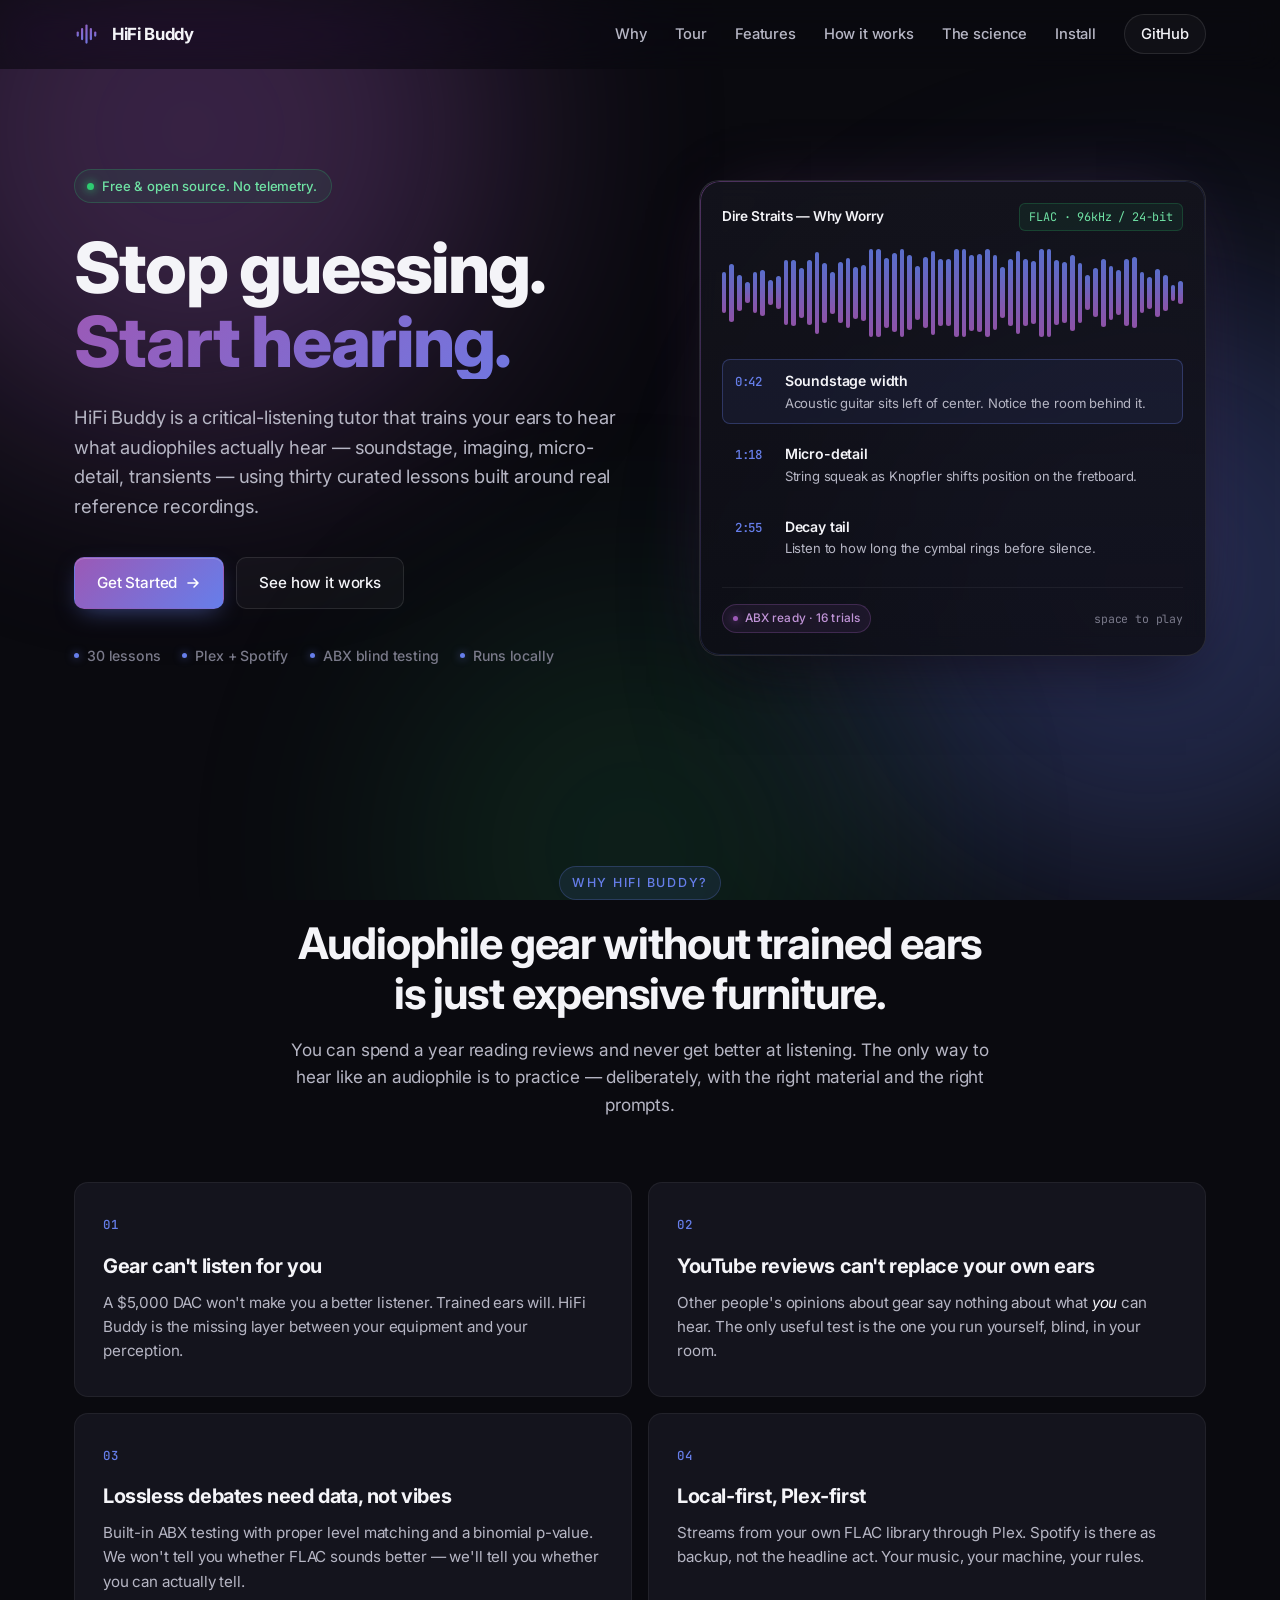
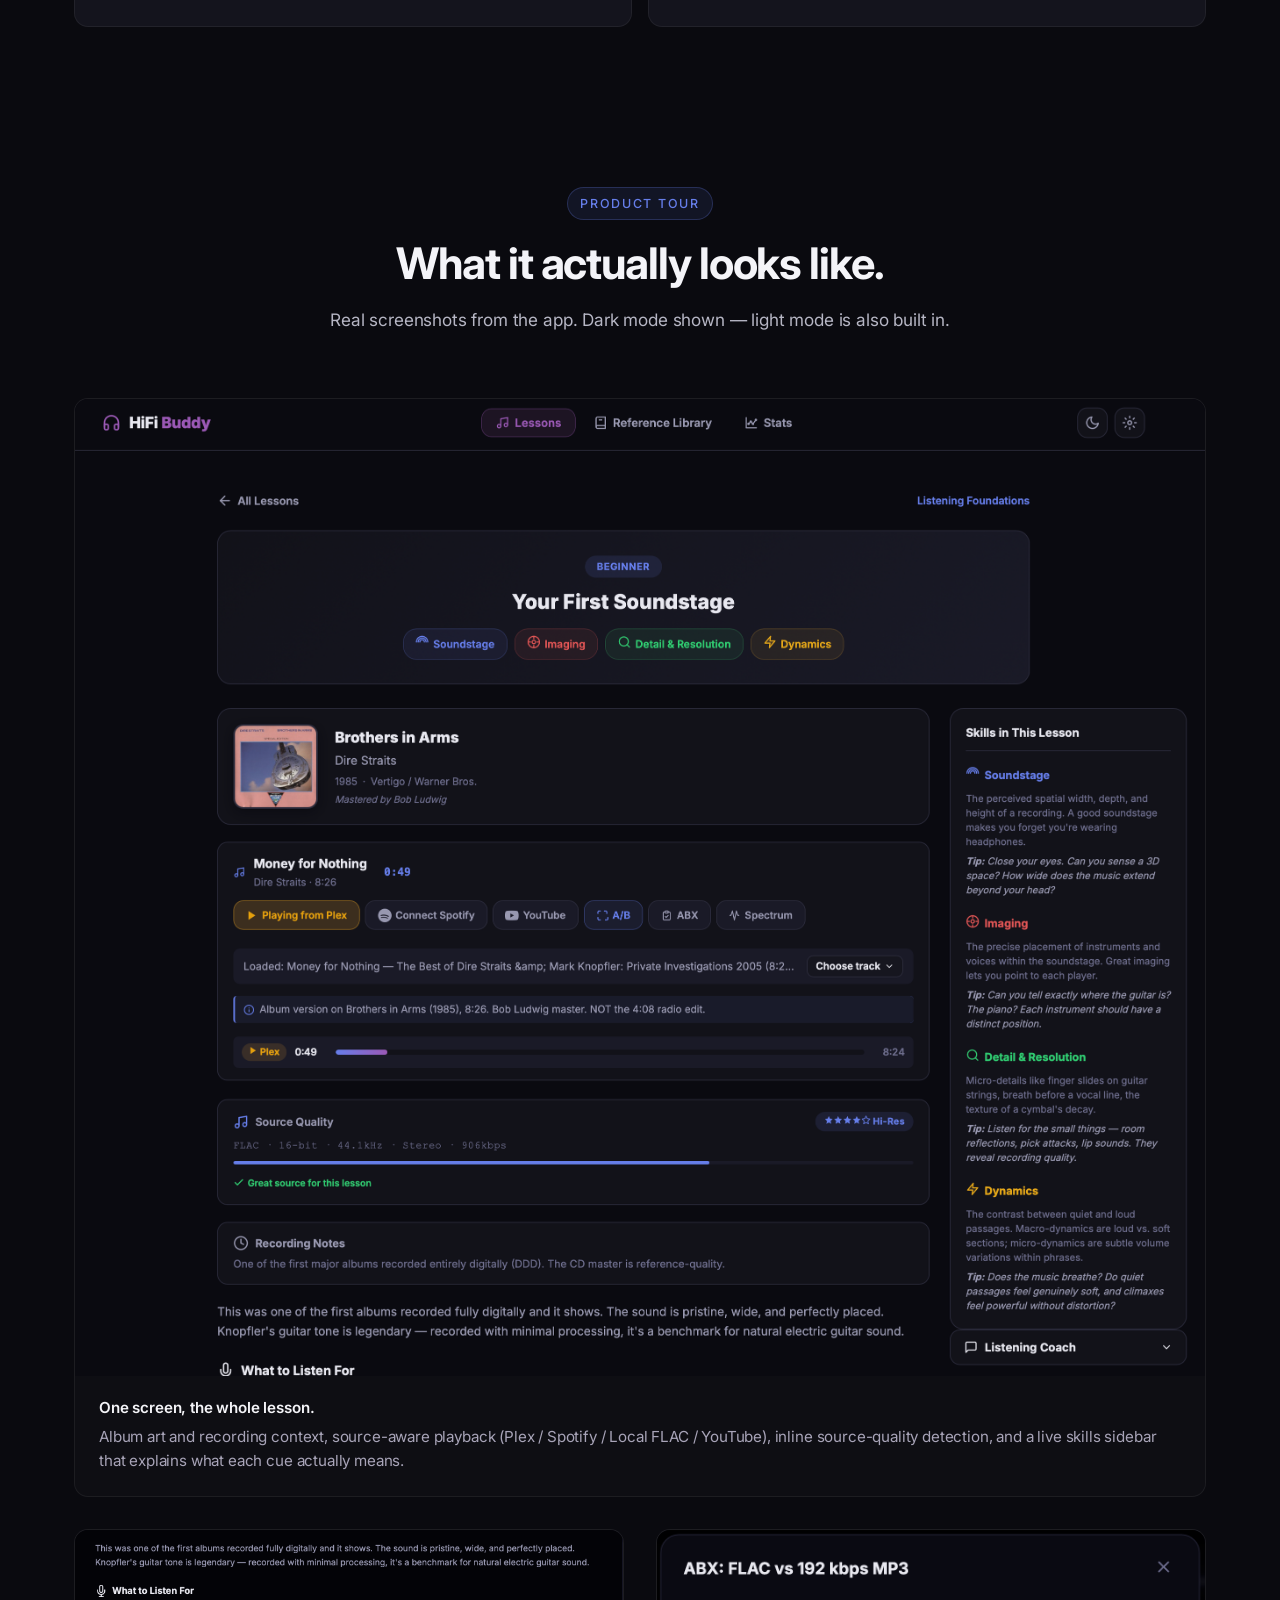
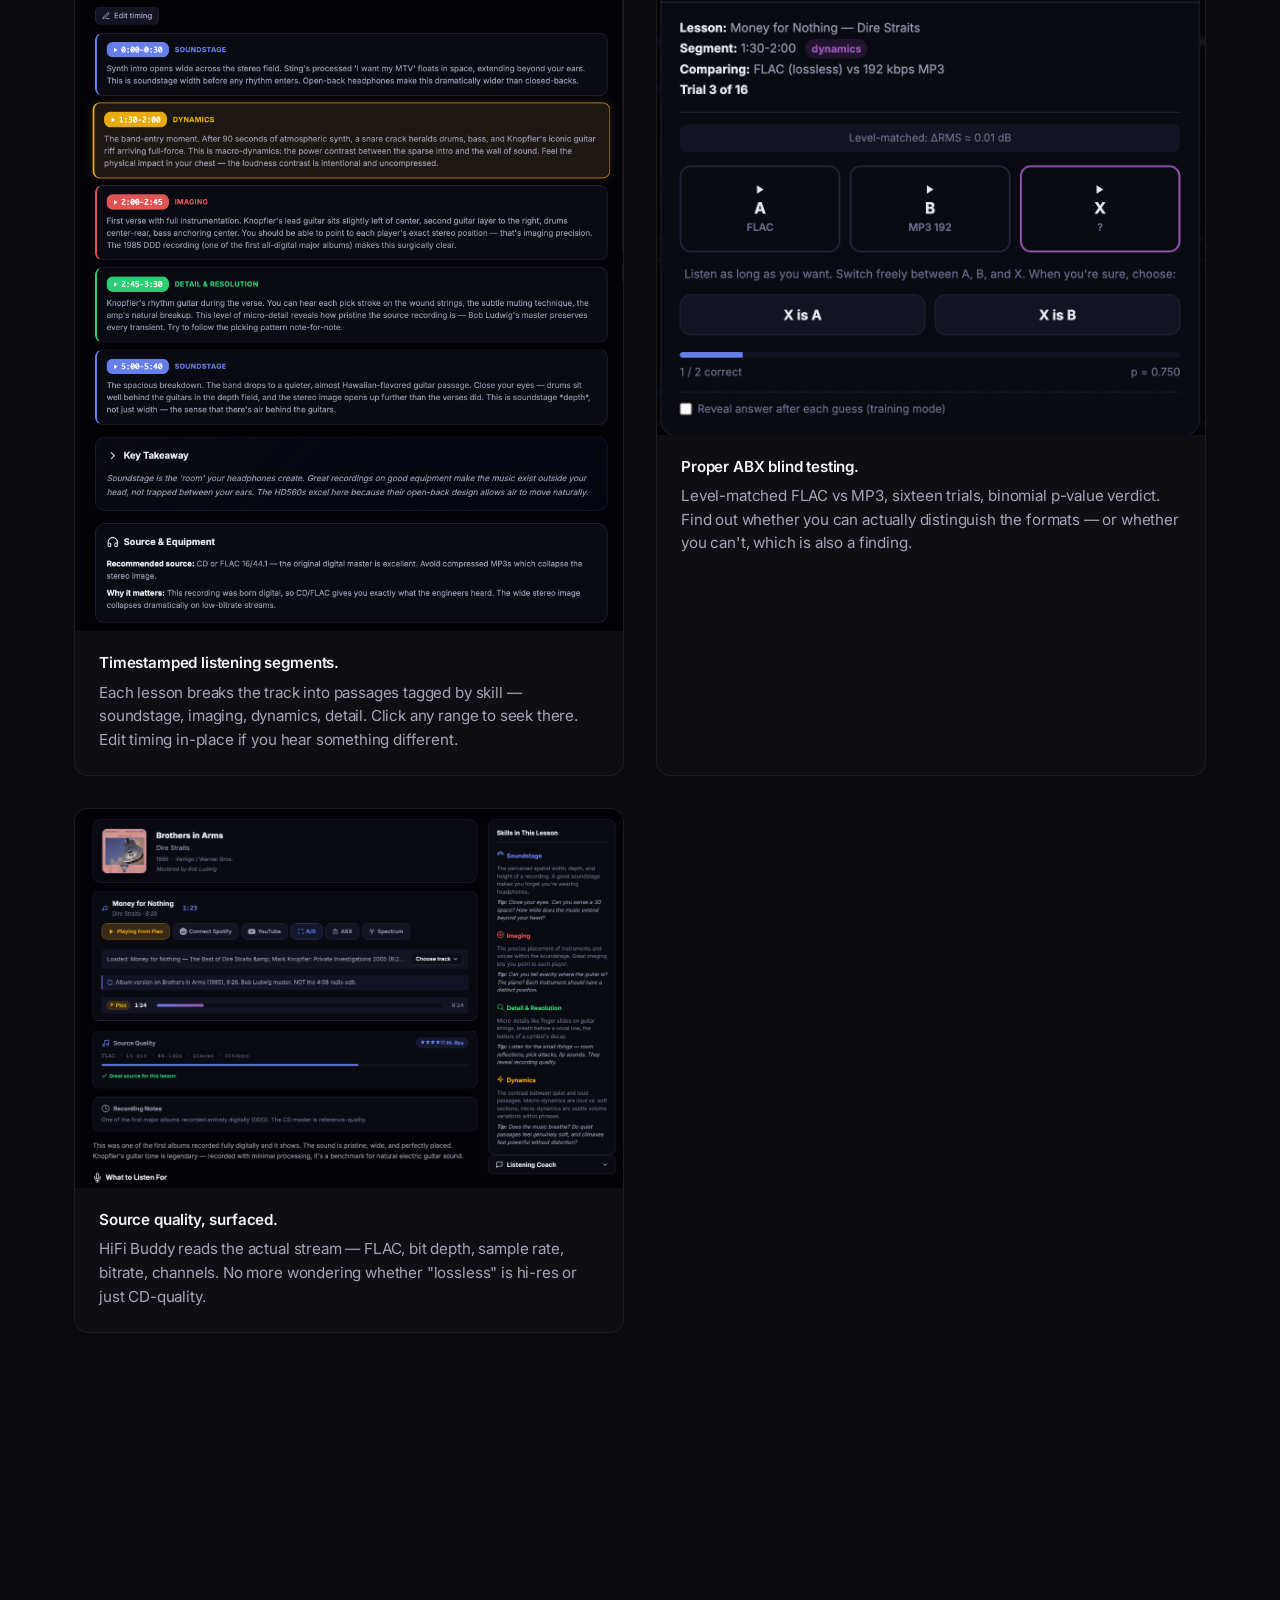
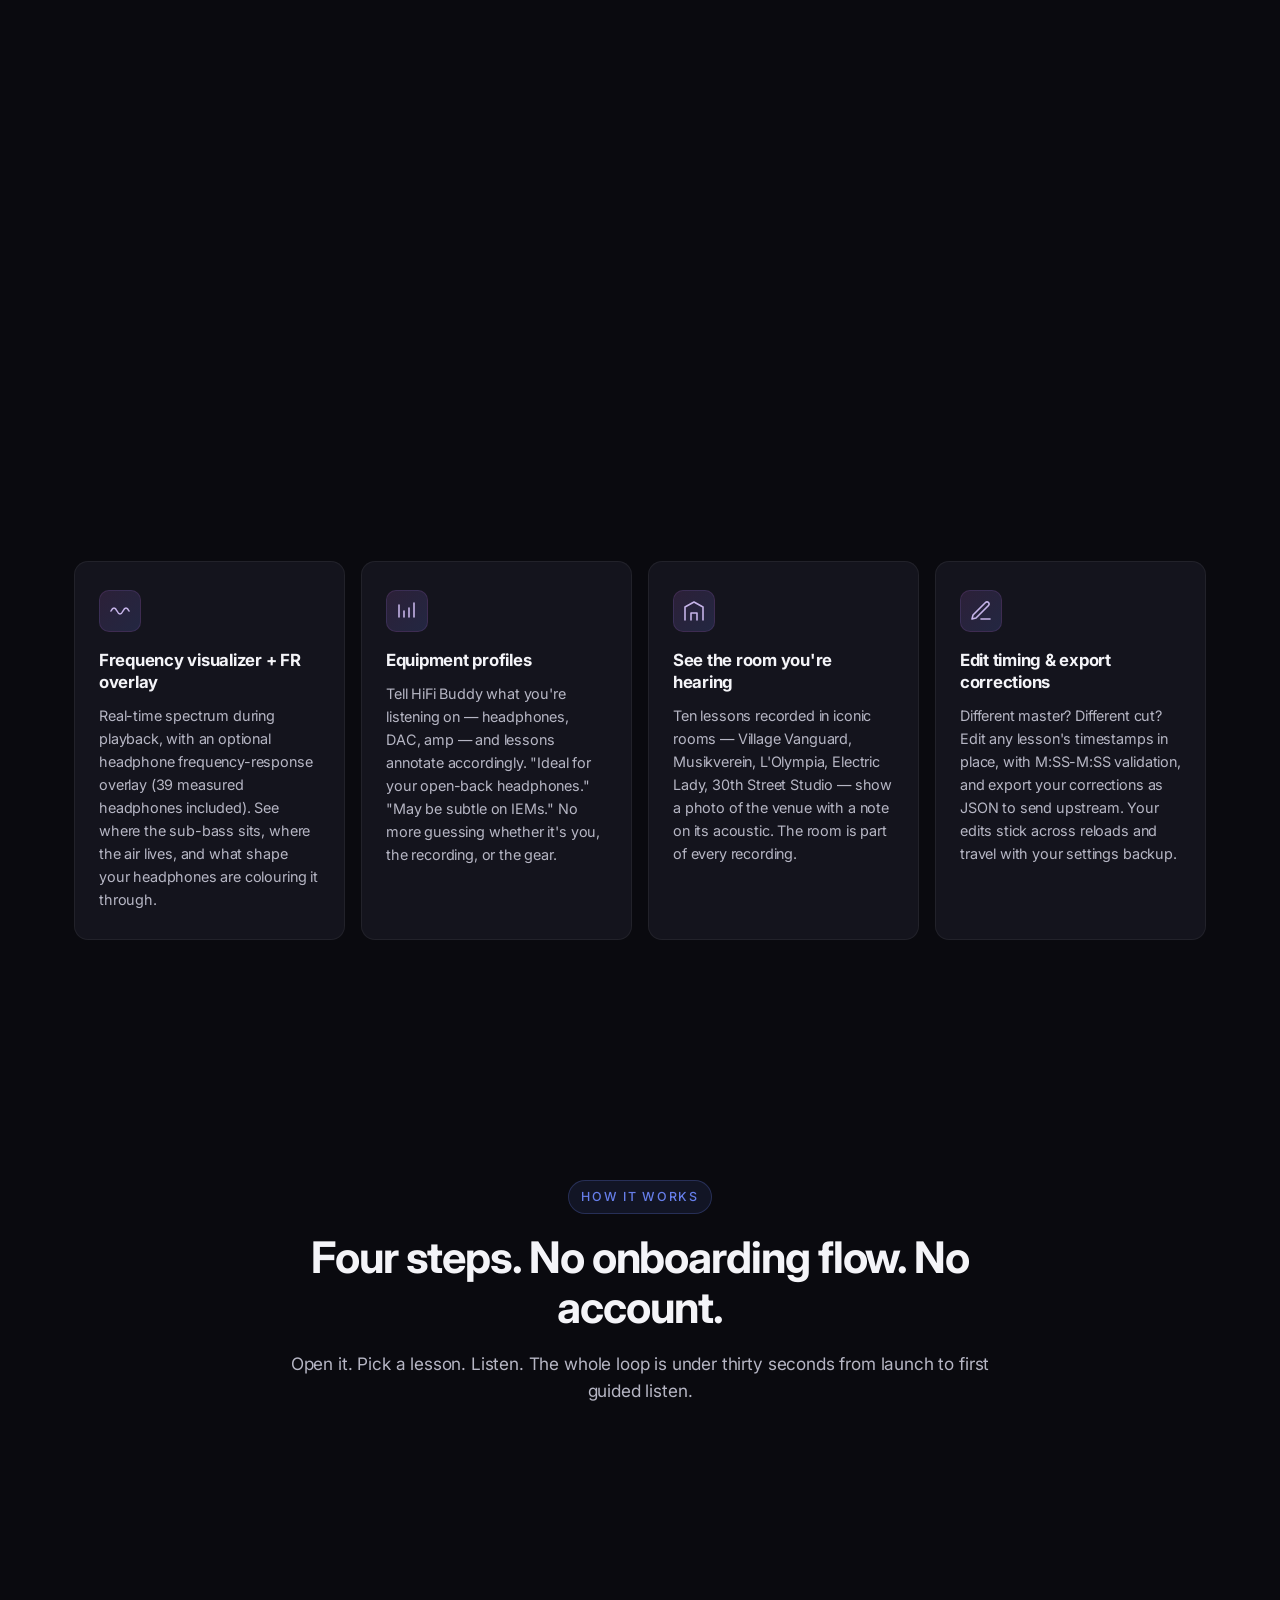
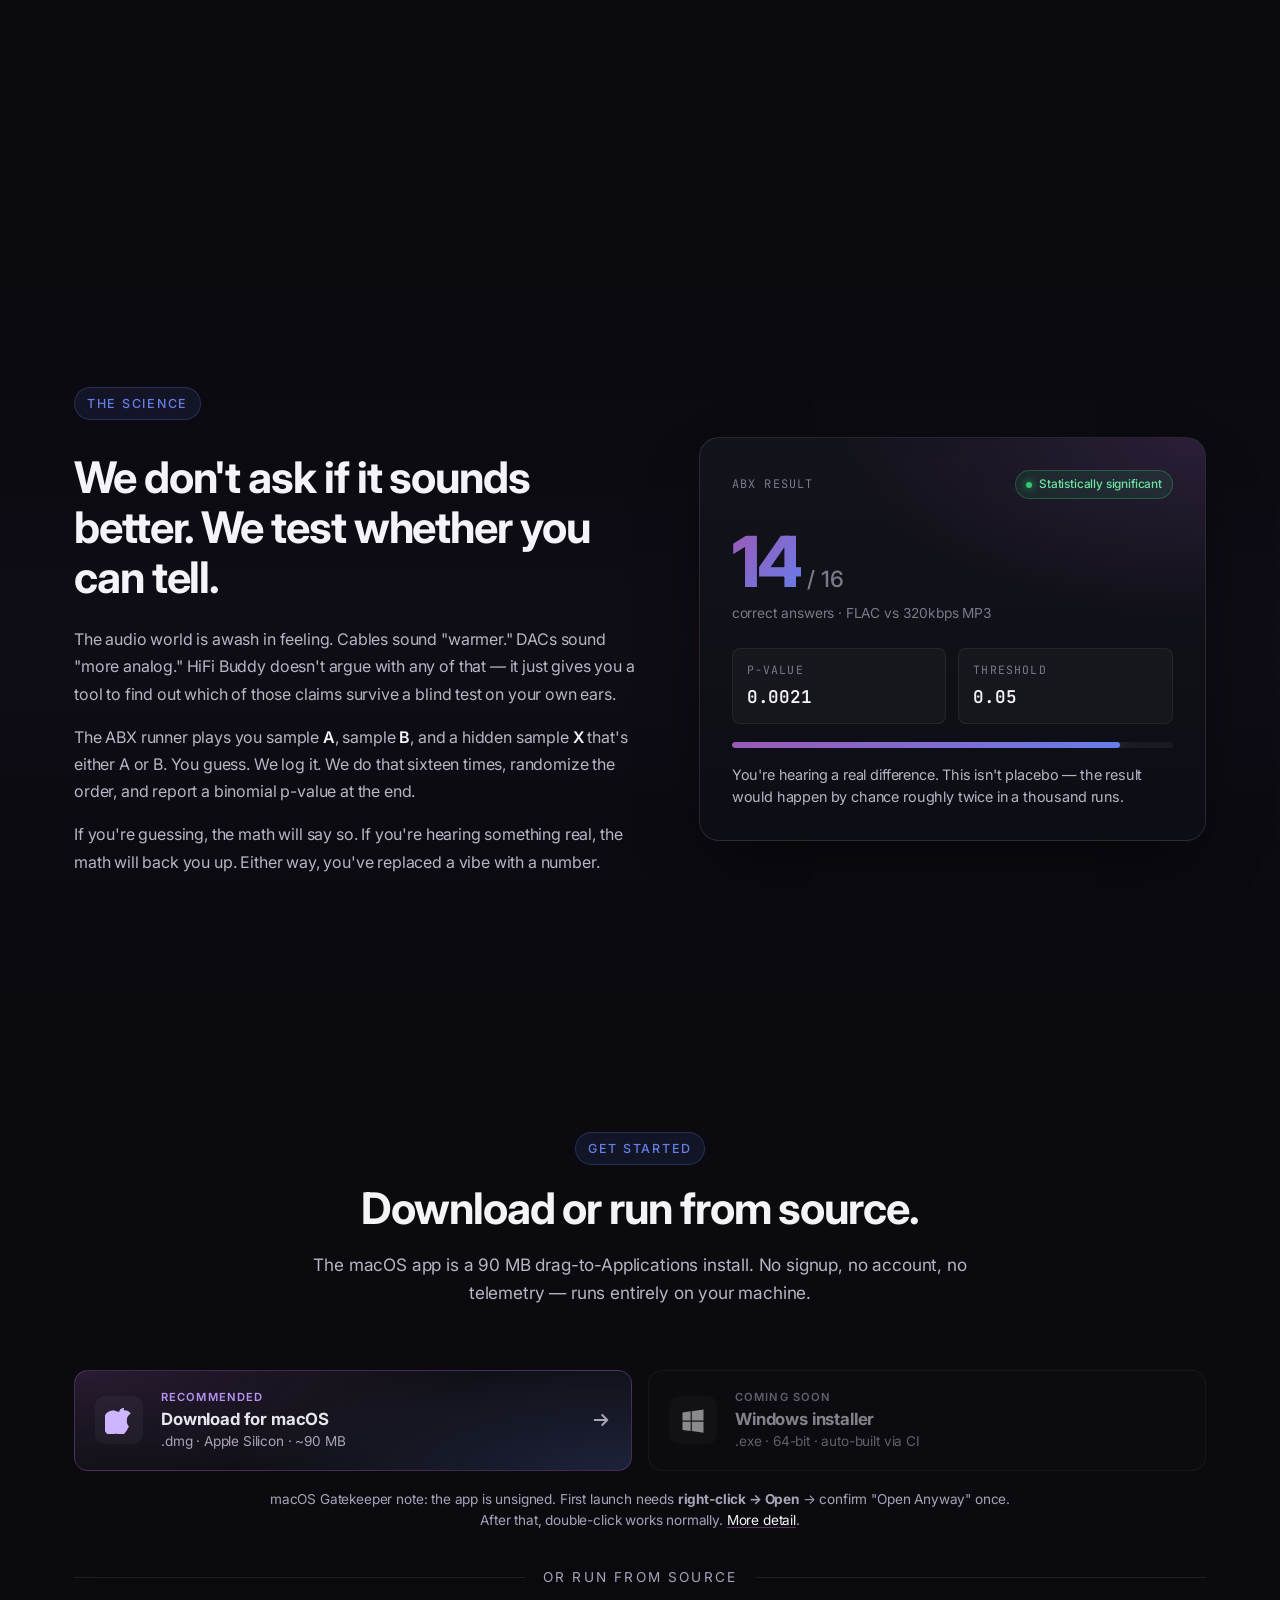
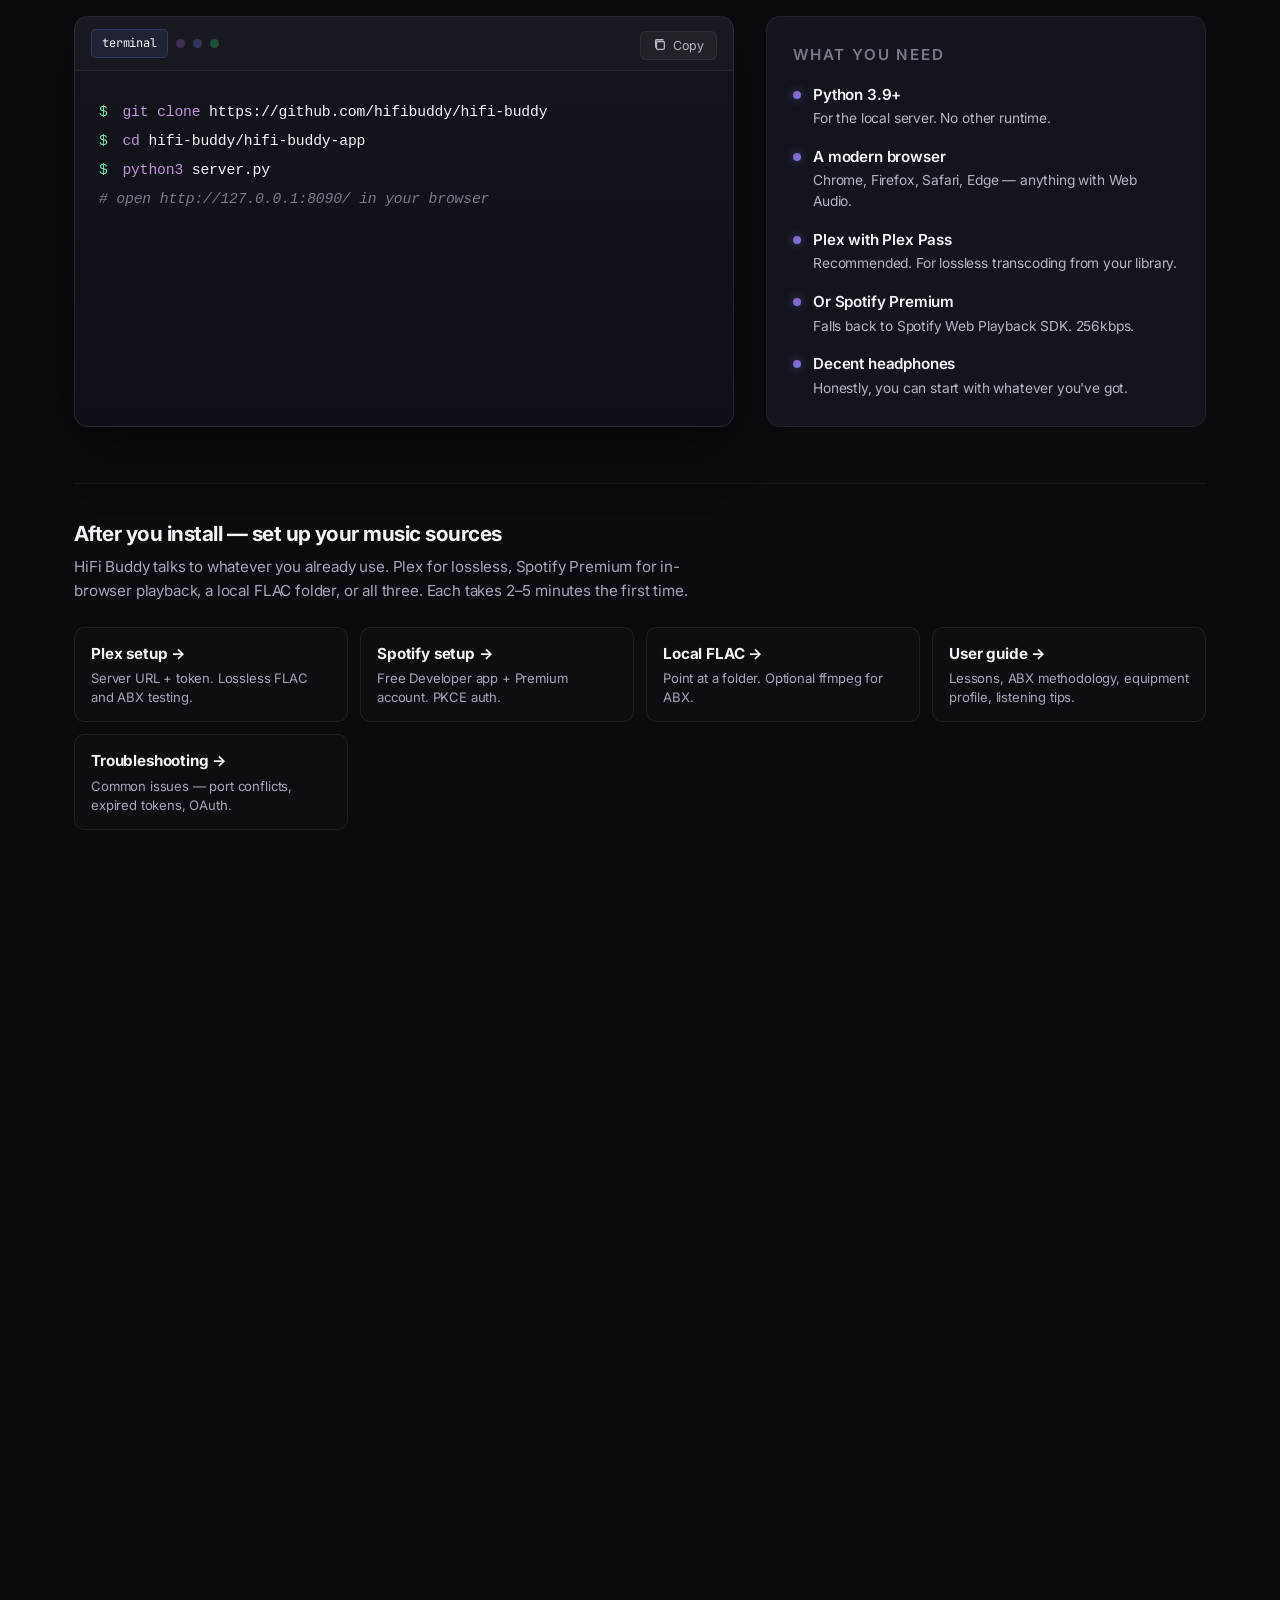
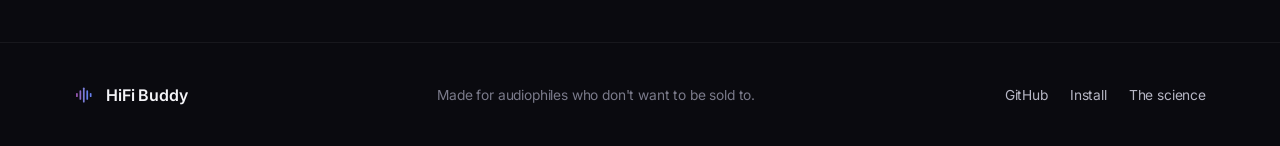
<file: hifi-buddy-site/index.html>
<!DOCTYPE html>
<html lang="en">
<head>
  <meta charset="UTF-8" />
  <meta name="viewport" content="width=device-width, initial-scale=1.0" />
  <meta name="theme-color" content="#0a0a0f" />
  <meta name="description" content="HiFi Buddy is a free, open-source critical-listening tutor that trains your ears to hear what audiophiles hear. 30 curated lessons, ABX blind testing, Plex and Spotify integration." />
  <meta name="keywords" content="audiophile, critical listening, ABX test, hifi, FLAC, lossless, Plex, Spotify, soundstage, imaging" />
  <meta name="author" content="HiFi Buddy" />

  <!-- TODO before public launch: drop a 1200x630 og-image.png at assets/og-image.png
       (dark theme, purple/indigo gradient on #0a0a0f, matching the hero). -->
  <meta property="og:title" content="HiFi Buddy — Critical-listening tutor for audiophiles" />
  <meta property="og:description" content="Train your ears on real reference recordings. 30 curated lessons, ABX blind testing, frequency visualizer, equipment-aware annotations." />
  <meta property="og:url" content="https://hifibuddy.net/" />
  <meta property="og:type" content="website" />
  <meta property="og:image" content="https://hifibuddy.net/assets/og-image.png" />
  <meta name="twitter:card" content="summary_large_image" />

  <title>HiFi Buddy — Train your ears, hear what audiophiles hear</title>

  <link rel="preconnect" href="https://fonts.googleapis.com" />
  <link rel="preconnect" href="https://fonts.gstatic.com" crossorigin />
  <link href="https://fonts.googleapis.com/css2?family=Inter:wght@300;400;500;600;700;800&family=JetBrains+Mono:wght@400;500&display=swap" rel="stylesheet" />

  <link rel="stylesheet" href="css/styles.css" />
  <link rel="icon" type="image/svg+xml" href="assets/favicon.svg" />
</head>
<body>

  <!-- Ambient background gradient blobs -->
  <div class="ambient" aria-hidden="true">
    <div class="blob blob-purple"></div>
    <div class="blob blob-indigo"></div>
    <div class="blob blob-emerald"></div>
  </div>

  <!-- Navigation -->
  <header class="nav">
    <div class="container nav-inner">
      <a href="#" class="logo" aria-label="HiFi Buddy home">
        <svg viewBox="0 0 32 32" width="28" height="28" aria-hidden="true">
          <defs>
            <linearGradient id="logoGrad" x1="0" y1="0" x2="1" y2="1">
              <stop offset="0%" stop-color="#9b59b6" />
              <stop offset="100%" stop-color="#667eea" />
            </linearGradient>
          </defs>
          <rect x="3" y="13" width="2.5" height="6" rx="1.25" fill="url(#logoGrad)"/>
          <rect x="8" y="9" width="2.5" height="14" rx="1.25" fill="url(#logoGrad)"/>
          <rect x="13" y="5" width="2.5" height="22" rx="1.25" fill="url(#logoGrad)"/>
          <rect x="18" y="9" width="2.5" height="14" rx="1.25" fill="url(#logoGrad)"/>
          <rect x="23" y="13" width="2.5" height="6" rx="1.25" fill="url(#logoGrad)"/>
        </svg>
        <span>HiFi Buddy</span>
      </a>
      <nav class="nav-links" aria-label="Primary">
        <a href="#why">Why</a>
        <a href="#tour">Tour</a>
        <a href="#features">Features</a>
        <a href="#how">How it works</a>
        <a href="#science">The science</a>
        <a href="#install">Install</a>
        <a href="https://github.com/hifibuddy/hifi-buddy" class="nav-cta" target="_blank" rel="noopener noreferrer">GitHub</a>
      </nav>
    </div>
  </header>

  <!-- Hero -->
  <section class="hero">
    <div class="container hero-inner">
      <div class="hero-copy reveal">
        <span class="eyebrow">
          <span class="eyebrow-dot"></span>
          Free &amp; open source. No telemetry.
        </span>
        <h1>
          Stop guessing.
          <span class="grad-text">Start hearing.</span>
        </h1>
        <p class="lede">
          HiFi Buddy is a critical-listening tutor that trains your ears to hear
          what audiophiles actually hear — soundstage, imaging, micro-detail,
          transients — using thirty curated lessons built around real
          reference recordings.
        </p>
        <div class="hero-ctas">
          <a href="#install" class="btn btn-primary">
            Get Started
            <svg viewBox="0 0 16 16" width="16" height="16" aria-hidden="true">
              <path d="M3 8h10M9 4l4 4-4 4" stroke="currentColor" stroke-width="1.6" fill="none" stroke-linecap="round" stroke-linejoin="round"/>
            </svg>
          </a>
          <a href="#how" class="btn btn-ghost">See how it works</a>
        </div>
        <ul class="hero-meta">
          <li><span class="dot"></span> 30 lessons</li>
          <li><span class="dot"></span> Plex + Spotify</li>
          <li><span class="dot"></span> ABX blind testing</li>
          <li><span class="dot"></span> Runs locally</li>
        </ul>
      </div>

      <!-- Hero visual: stylized waveform / spectrum -->
      <div class="hero-visual reveal" aria-hidden="true">
        <div class="visual-card">
          <div class="visual-header">
            <span class="vh-track">Dire Straits — Why Worry</span>
            <span class="vh-source">FLAC · 96kHz / 24-bit</span>
          </div>
          <div class="waveform">
            <!-- 60 bars, animated heights via CSS variables -->
          </div>
          <div class="timestamps">
            <div class="ts active">
              <span class="ts-time">0:42</span>
              <div class="ts-body">
                <strong>Soundstage width</strong>
                <p>Acoustic guitar sits left of center. Notice the room behind it.</p>
              </div>
            </div>
            <div class="ts">
              <span class="ts-time">1:18</span>
              <div class="ts-body">
                <strong>Micro-detail</strong>
                <p>String squeak as Knopfler shifts position on the fretboard.</p>
              </div>
            </div>
            <div class="ts">
              <span class="ts-time">2:55</span>
              <div class="ts-body">
                <strong>Decay tail</strong>
                <p>Listen to how long the cymbal rings before silence.</p>
              </div>
            </div>
          </div>
          <div class="visual-footer">
            <span class="abx-pill">
              <span class="abx-dot"></span>
              ABX ready · 16 trials
            </span>
            <span class="visual-shortcut">space to play</span>
          </div>
        </div>
      </div>
    </div>
  </section>

  <!-- Why HiFi Buddy -->
  <section id="why" class="section">
    <div class="container">
      <div class="section-head reveal">
        <span class="section-tag">Why HiFi Buddy?</span>
        <h2>Audiophile gear without trained ears is just expensive furniture.</h2>
        <p class="section-sub">
          You can spend a year reading reviews and never get better at listening.
          The only way to hear like an audiophile is to practice — deliberately,
          with the right material and the right prompts.
        </p>
      </div>

      <div class="why-grid">
        <article class="why-card reveal">
          <div class="why-num">01</div>
          <h3>Gear can't listen for you</h3>
          <p>
            A $5,000 DAC won't make you a better listener. Trained ears will.
            HiFi Buddy is the missing layer between your equipment and your
            perception.
          </p>
        </article>

        <article class="why-card reveal">
          <div class="why-num">02</div>
          <h3>YouTube reviews can't replace your own ears</h3>
          <p>
            Other people's opinions about gear say nothing about what
            <em>you</em> can hear. The only useful test is the one you run
            yourself, blind, in your room.
          </p>
        </article>

        <article class="why-card reveal">
          <div class="why-num">03</div>
          <h3>Lossless debates need data, not vibes</h3>
          <p>
            Built-in ABX testing with proper level matching and a binomial
            p-value. We won't tell you whether FLAC sounds better — we'll tell
            you whether you can actually tell.
          </p>
        </article>

        <article class="why-card reveal">
          <div class="why-num">04</div>
          <h3>Local-first, Plex-first</h3>
          <p>
            Streams from your own FLAC library through Plex. Spotify is there
            as backup, not the headline act. Your music, your machine, your
            rules.
          </p>
        </article>
      </div>
    </div>
  </section>

  <!-- Product tour -->
  <section id="tour" class="section section-tour">
    <div class="container">
      <div class="section-head reveal">
        <span class="section-tag">Product tour</span>
        <h2>What it actually looks like.</h2>
        <p class="section-sub">
          Real screenshots from the app. Dark mode shown — light mode is also built in.
        </p>
      </div>
      <div class="tour-grid">
        <figure class="tour-shot tour-shot-wide reveal">
          <img src="assets/screenshots/full_lesson.png" alt="HiFi Buddy lesson view with player, source quality, and skills sidebar" loading="lazy" />
          <figcaption>
            <strong>One screen, the whole lesson.</strong>
            Album art and recording context, source-aware playback (Plex / Spotify / Local FLAC / YouTube), inline source-quality detection, and a live skills sidebar that explains what each cue actually means.
          </figcaption>
        </figure>
        <figure class="tour-shot reveal">
          <img src="assets/screenshots/segments.png" alt="Timestamped listening segments, color-coded by skill" loading="lazy" />
          <figcaption>
            <strong>Timestamped listening segments.</strong>
            Each lesson breaks the track into passages tagged by skill — soundstage, imaging, dynamics, detail. Click any range to seek there. Edit timing in-place if you hear something different.
          </figcaption>
        </figure>
        <figure class="tour-shot reveal">
          <img src="assets/screenshots/abx.png" alt="ABX blind test screen with binomial statistics" loading="lazy" />
          <figcaption>
            <strong>Proper ABX blind testing.</strong>
            Level-matched FLAC vs MP3, sixteen trials, binomial p-value verdict. Find out whether you can actually distinguish the formats — or whether you can't, which is also a finding.
          </figcaption>
        </figure>
        <figure class="tour-shot reveal">
          <img src="assets/screenshots/quality.png" alt="Source quality detection showing FLAC, bit depth, sample rate, and bitrate" loading="lazy" />
          <figcaption>
            <strong>Source quality, surfaced.</strong>
            HiFi Buddy reads the actual stream — FLAC, bit depth, sample rate, bitrate, channels. No more wondering whether "lossless" is hi-res or just CD-quality.
          </figcaption>
        </figure>
      </div>
    </div>
  </section>

  <!-- Features -->
  <section id="features" class="section">
    <div class="container">
      <div class="section-head reveal">
        <span class="section-tag">Features</span>
        <h2>Everything you need to actually get better at listening.</h2>
        <p class="section-sub">
          A focused toolkit. No bloat, no upsell, no subscriptions.
        </p>
      </div>

      <div class="feature-grid">
        <article class="feature-card reveal">
          <div class="feature-icon">
            <svg viewBox="0 0 24 24" width="24" height="24" fill="none" stroke="currentColor" stroke-width="1.6" stroke-linecap="round" stroke-linejoin="round" aria-hidden="true">
              <path d="M4 19V5l16 7-16 7z"/>
            </svg>
          </div>
          <h3>30 curated lessons</h3>
          <p>
            Each lesson is built around a single reference track —
            Dire Straits, Steely Dan, Diana Krall, Aphex Twin, Bill Evans —
            with timestamped passages calling out specific listening skills.
          </p>
        </article>

        <article class="feature-card reveal">
          <div class="feature-icon">
            <svg viewBox="0 0 24 24" width="24" height="24" fill="none" stroke="currentColor" stroke-width="1.6" stroke-linecap="round" stroke-linejoin="round" aria-hidden="true">
              <circle cx="12" cy="12" r="9"/>
              <path d="M3.5 9h17M3.5 15h17M12 3a13 13 0 0 1 0 18M12 3a13 13 0 0 0 0 18"/>
            </svg>
          </div>
          <h3>Plex, Local FLAC, or Spotify</h3>
          <p>
            Lossless from Plex (recommended), or point at a folder of FLAC
            files for fully offline lossless mode, or fall back to Spotify
            Premium via the Web Playback SDK. One UI, three sources.
          </p>
        </article>

        <article class="feature-card reveal">
          <div class="feature-icon">
            <svg viewBox="0 0 24 24" width="24" height="24" fill="none" stroke="currentColor" stroke-width="1.6" stroke-linecap="round" stroke-linejoin="round" aria-hidden="true">
              <circle cx="12" cy="12" r="9"/>
              <path d="M12 7v5l3 2"/>
            </svg>
          </div>
          <h3>Click-to-seek timestamps</h3>
          <p>
            Every lesson comes with annotated time markers. Click the
            timestamp, jump to the moment, and the lesson tells you exactly
            what you should be hearing right then.
          </p>
        </article>

        <article class="feature-card reveal">
          <div class="feature-icon">
            <svg viewBox="0 0 24 24" width="24" height="24" fill="none" stroke="currentColor" stroke-width="1.6" stroke-linecap="round" stroke-linejoin="round" aria-hidden="true">
              <rect x="3" y="6" width="7" height="12" rx="1.5"/>
              <rect x="14" y="6" width="7" height="12" rx="1.5"/>
              <path d="M10.5 12h3"/>
            </svg>
          </div>
          <h3>ABX blind testing</h3>
          <p>
            A proper ABX test runner: 16 trials, level-matched FLAC versus
            MP3, randomized order, binomial p-value. Find out — actually find
            out — what you can hear.
          </p>
        </article>

        <article class="feature-card reveal">
          <div class="feature-icon">
            <svg viewBox="0 0 24 24" width="24" height="24" fill="none" stroke="currentColor" stroke-width="1.6" stroke-linecap="round" stroke-linejoin="round" aria-hidden="true">
              <path d="M3 12c2-4 4-4 6 0s4 4 6 0 4-4 6 0"/>
            </svg>
          </div>
          <h3>Frequency visualizer + FR overlay</h3>
          <p>
            Real-time spectrum during playback, with an optional headphone
            frequency-response overlay (39 measured headphones included).
            See where the sub-bass sits, where the air lives, and what
            shape your headphones are colouring it through.
          </p>
        </article>

        <article class="feature-card reveal">
          <div class="feature-icon">
            <svg viewBox="0 0 24 24" width="24" height="24" fill="none" stroke="currentColor" stroke-width="1.6" stroke-linecap="round" stroke-linejoin="round" aria-hidden="true">
              <path d="M4 18V6M9 18v-6M14 18V9M19 18V4"/>
            </svg>
          </div>
          <h3>Equipment profiles</h3>
          <p>
            Tell HiFi Buddy what you're listening on — headphones, DAC, amp —
            and lessons annotate accordingly. "Ideal for your open-back
            headphones." "May be subtle on IEMs." No more guessing whether
            it's you, the recording, or the gear.
          </p>
        </article>

        <article class="feature-card reveal">
          <div class="feature-icon">
            <svg viewBox="0 0 24 24" width="24" height="24" fill="none" stroke="currentColor" stroke-width="1.6" stroke-linecap="round" stroke-linejoin="round" aria-hidden="true">
              <path d="M3 21V8l9-5 9 5v13"/>
              <path d="M9 21v-7h6v7"/>
            </svg>
          </div>
          <h3>See the room you're hearing</h3>
          <p>
            Ten lessons recorded in iconic rooms — Village Vanguard, Musikverein,
            L'Olympia, Electric Lady, 30th Street Studio — show a photo of the
            venue with a note on its acoustic. The room is part of every
            recording.
          </p>
        </article>

        <article class="feature-card reveal">
          <div class="feature-icon">
            <svg viewBox="0 0 24 24" width="24" height="24" fill="none" stroke="currentColor" stroke-width="1.6" stroke-linecap="round" stroke-linejoin="round" aria-hidden="true">
              <path d="M12 20h9"/>
              <path d="M16.5 3.5a2.121 2.121 0 0 1 3 3L7 19l-4 1 1-4 12.5-12.5z"/>
            </svg>
          </div>
          <h3>Edit timing &amp; export corrections</h3>
          <p>
            Different master? Different cut? Edit any lesson's timestamps
            in place, with M:SS-M:SS validation, and export your corrections
            as JSON to send upstream. Your edits stick across reloads and
            travel with your settings backup.
          </p>
        </article>
      </div>
    </div>
  </section>

  <!-- How it works -->
  <section id="how" class="section">
    <div class="container">
      <div class="section-head reveal">
        <span class="section-tag">How it works</span>
        <h2>Four steps. No onboarding flow. No account.</h2>
        <p class="section-sub">
          Open it. Pick a lesson. Listen. The whole loop is under thirty
          seconds from launch to first guided listen.
        </p>
      </div>

      <ol class="steps">
        <li class="step reveal">
          <div class="step-num">1</div>
          <h3>Pick a lesson</h3>
          <p>
            Browse thirty lessons grouped by skill — soundstage, transients,
            tonal color, separation, air. Each one is built around a track
            chosen for what it teaches, not what it sells.
          </p>
        </li>
        <li class="step reveal">
          <div class="step-num">2</div>
          <h3>Press play</h3>
          <p>
            Stream from your Plex library if you have it, or Spotify Premium
            if you don't. HiFi Buddy negotiates the source and tells you the
            real bitrate.
          </p>
        </li>
        <li class="step reveal">
          <div class="step-num">3</div>
          <h3>Follow the timestamped guide</h3>
          <p>
            The lesson scrolls with the music. Each annotation tells you
            exactly what to listen for, exactly when. Click any timestamp to
            replay that passage.
          </p>
        </li>
        <li class="step reveal">
          <div class="step-num">4</div>
          <h3>Take the ABX test</h3>
          <p>
            Optional, but recommended. Sixteen trials, FLAC versus MP3,
            level-matched and randomized. The result is a number, not an
            opinion.
          </p>
        </li>
      </ol>
    </div>
  </section>

  <!-- The science -->
  <section id="science" class="section section-science">
    <div class="container science-grid">
      <div class="science-copy reveal">
        <span class="section-tag">The science</span>
        <h2>We don't ask if it sounds better. We test whether you can tell.</h2>
        <p>
          The audio world is awash in feeling. Cables sound "warmer." DACs
          sound "more analog." HiFi Buddy doesn't argue with any of that — it
          just gives you a tool to find out which of those claims survive a
          blind test on your own ears.
        </p>
        <p>
          The ABX runner plays you sample <strong>A</strong>, sample
          <strong>B</strong>, and a hidden sample <strong>X</strong> that's
          either A or B. You guess. We log it. We do that sixteen times,
          randomize the order, and report a binomial p-value at the end.
        </p>
        <p>
          If you're guessing, the math will say so. If you're hearing
          something real, the math will back you up. Either way, you've
          replaced a vibe with a number.
        </p>
      </div>

      <div class="science-card reveal">
        <div class="science-card-head">
          <span class="science-label">ABX result</span>
          <span class="science-status">Statistically significant</span>
        </div>
        <div class="science-stat">
          <span class="stat-num">14</span>
          <span class="stat-denom">/ 16</span>
        </div>
        <p class="stat-caption">correct answers · FLAC vs 320kbps MP3</p>

        <div class="pvalue-row">
          <div>
            <span class="pv-label">p-value</span>
            <span class="pv-num">0.0021</span>
          </div>
          <div>
            <span class="pv-label">threshold</span>
            <span class="pv-num">0.05</span>
          </div>
        </div>

        <div class="bar">
          <div class="bar-fill" style="width: 88%"></div>
        </div>
        <p class="science-blurb">
          You're hearing a real difference. This isn't placebo —
          the result would happen by chance roughly twice in a thousand runs.
        </p>
      </div>
    </div>
  </section>

  <!-- Install -->
  <section id="install" class="section">
    <div class="container">
      <div class="section-head reveal">
        <span class="section-tag">Get started</span>
        <h2>Download or run from source.</h2>
        <p class="section-sub">
          The macOS app is a 90&nbsp;MB drag-to-Applications install. No
          signup, no account, no telemetry — runs entirely on your machine.
        </p>
      </div>

      <!-- Platform downloads — pre-built binaries from GitHub Releases.
           "latest" URLs auto-track the most recent tagged release, so this
           markup never needs to bump version numbers. -->
      <div class="downloads reveal">
        <a class="dl-card dl-card-primary"
           href="https://github.com/hifibuddy/hifi-buddy/releases/latest/download/HiFi-Buddy.dmg"
           rel="noopener">
          <div class="dl-icon" aria-hidden="true">
            <svg viewBox="0 0 24 24" width="28" height="28" fill="currentColor">
              <path d="M16.365 1.43c0 1.14-.42 2.18-1.13 2.93-.78.83-2.06 1.47-3.07 1.39-.13-1.06.43-2.16 1.07-2.86.74-.81 2.04-1.42 3.13-1.46zM20.5 17.36c-.65 1.49-.96 2.16-1.79 3.48-1.16 1.86-2.8 4.18-4.83 4.2-1.81.02-2.27-1.18-4.72-1.16-2.45.02-2.96 1.18-4.77 1.16-2.03-.02-3.59-2.11-4.75-3.97C-2.13 17.31-2.42 9.94 1.5 6.06c1.39-1.39 3.21-2.27 5.13-2.31 1.84-.04 3.58 1.27 4.72 1.27 1.13 0 3.24-1.57 5.46-1.34.93.04 3.55.38 5.23 2.83-4.55 2.49-3.81 9-1.54 10.85z"/>
            </svg>
          </div>
          <div class="dl-body">
            <div class="dl-eyebrow">Recommended</div>
            <strong class="dl-title">Download for macOS</strong>
            <span class="dl-meta">.dmg · Apple Silicon · ~90 MB</span>
          </div>
          <svg class="dl-chevron" viewBox="0 0 16 16" width="20" height="20" aria-hidden="true">
            <path d="M3 8h10M9 4l4 4-4 4" stroke="currentColor" stroke-width="1.6" fill="none" stroke-linecap="round" stroke-linejoin="round"/>
          </svg>
        </a>
        <div class="dl-card dl-card-disabled" aria-disabled="true">
          <div class="dl-icon" aria-hidden="true">
            <svg viewBox="0 0 24 24" width="28" height="28" fill="currentColor">
              <path d="M3 5.5l7-1v8H3v-7zM11 4.5l10-1.5v9.5H11v-8zM3 13.5h7v8L3 20.5v-7zM11 13.5h10v9.5l-10-1.5v-8z"/>
            </svg>
          </div>
          <div class="dl-body">
            <div class="dl-eyebrow">Coming soon</div>
            <strong class="dl-title">Windows installer</strong>
            <span class="dl-meta">.exe · 64-bit · auto-built via CI</span>
          </div>
        </div>
      </div>

      <p class="dl-note reveal">
        macOS Gatekeeper note: the app is unsigned. First launch needs
        <strong>right-click → Open</strong> → confirm "Open Anyway" once. After
        that, double-click works normally.
        <a href="https://github.com/hifibuddy/hifi-buddy/blob/main/hifi-buddy-app/docs/BUILDING.md#first-launch-on-a-friends-mac" rel="noopener">More detail</a>.
      </p>

      <div class="install-or reveal">
        <span>Or run from source</span>
      </div>

      <div class="install-grid">
        <div class="install-code reveal">
          <div class="code-tabs">
            <span class="code-tab active">terminal</span>
            <span class="code-dot"></span>
            <span class="code-dot"></span>
            <span class="code-dot"></span>
          </div>
          <pre><code><span class="c-prompt">$</span> <span class="c-cmd">git clone</span> https://github.com/hifibuddy/hifi-buddy
<span class="c-prompt">$</span> <span class="c-cmd">cd</span> hifi-buddy/hifi-buddy-app
<span class="c-prompt">$</span> <span class="c-cmd">python3</span> server.py
<span class="c-comment"># open http://127.0.0.1:8090/ in your browser</span></code></pre>
          <button class="copy-btn" type="button" data-copy="git clone https://github.com/hifibuddy/hifi-buddy && cd hifi-buddy/hifi-buddy-app && python3 server.py">
            <svg viewBox="0 0 16 16" width="14" height="14" fill="none" stroke="currentColor" stroke-width="1.5" aria-hidden="true">
              <rect x="4" y="4" width="9" height="9" rx="1.5"/>
              <path d="M3 11V3a1 1 0 0 1 1-1h8"/>
            </svg>
            <span>Copy</span>
          </button>
        </div>

        <div class="reqs reveal">
          <h3>What you need</h3>
          <ul class="req-list">
            <li>
              <span class="req-dot"></span>
              <div>
                <strong>Python 3.9+</strong>
                <span>For the local server. No other runtime.</span>
              </div>
            </li>
            <li>
              <span class="req-dot"></span>
              <div>
                <strong>A modern browser</strong>
                <span>Chrome, Firefox, Safari, Edge — anything with Web Audio.</span>
              </div>
            </li>
            <li>
              <span class="req-dot"></span>
              <div>
                <strong>Plex with Plex Pass</strong>
                <span>Recommended. For lossless transcoding from your library.</span>
              </div>
            </li>
            <li>
              <span class="req-dot"></span>
              <div>
                <strong>Or Spotify Premium</strong>
                <span>Falls back to Spotify Web Playback SDK. 256kbps.</span>
              </div>
            </li>
            <li>
              <span class="req-dot"></span>
              <div>
                <strong>Decent headphones</strong>
                <span>Honestly, you can start with whatever you've got.</span>
              </div>
            </li>
          </ul>
        </div>
      </div>

      <!-- After-install: where to learn how to set up Plex/Spotify/Claude/Ollama. -->
      <div class="post-install reveal">
        <h3>After you install — set up your music sources</h3>
        <p>
          HiFi Buddy talks to whatever you already use. Plex for lossless,
          Spotify Premium for in-browser playback, a local FLAC folder, or
          all three. Each takes 2–5 minutes the first time.
        </p>
        <div class="post-install-grid">
          <a class="post-install-card" href="https://github.com/hifibuddy/hifi-buddy/blob/main/hifi-buddy-app/docs/INTEGRATIONS.md#plex" rel="noopener">
            <strong>Plex setup →</strong>
            <span>Server URL + token. Lossless FLAC and ABX testing.</span>
          </a>
          <a class="post-install-card" href="https://github.com/hifibuddy/hifi-buddy/blob/main/hifi-buddy-app/docs/INTEGRATIONS.md#spotify" rel="noopener">
            <strong>Spotify setup →</strong>
            <span>Free Developer app + Premium account. PKCE auth.</span>
          </a>
          <a class="post-install-card" href="https://github.com/hifibuddy/hifi-buddy/blob/main/hifi-buddy-app/docs/SETUP.md#local-flac-mode" rel="noopener">
            <strong>Local FLAC →</strong>
            <span>Point at a folder. Optional ffmpeg for ABX.</span>
          </a>
          <a class="post-install-card" href="https://github.com/hifibuddy/hifi-buddy/blob/main/hifi-buddy-app/docs/USER_GUIDE.md" rel="noopener">
            <strong>User guide →</strong>
            <span>Lessons, ABX methodology, equipment profile, listening tips.</span>
          </a>
          <a class="post-install-card" href="https://github.com/hifibuddy/hifi-buddy/blob/main/hifi-buddy-app/docs/TROUBLESHOOTING.md" rel="noopener">
            <strong>Troubleshooting →</strong>
            <span>Common issues — port conflicts, expired tokens, OAuth.</span>
          </a>
        </div>
      </div>
    </div>
  </section>

  <!-- Open source -->
  <section id="open-source" class="section section-os">
    <div class="container os-inner reveal">
      <span class="section-tag">Open source</span>
      <h2>MIT licensed. No tracking. No SaaS.</h2>
      <p>
        Whether you grab the macOS app or run from source, HiFi Buddy is the
        same codebase: vanilla JavaScript, the Web Audio API, the MusicBrainz
        catalog, and a small Python server. No frameworks, no bundler, no
        analytics, no telemetry. Everything runs locally and your config
        lives in a plain JSON file at <code>~/.hifi-buddy/</code> — yours
        to back up, edit, or move between machines.
      </p>
      <p>
        Issues, pull requests, lesson contributions, and reference-track
        suggestions are all welcome. If you want to add a lesson on a track
        you love, the format is JSON and the bar is "teaches a real listening
        skill."
      </p>

      <div class="os-actions">
        <a href="https://github.com/hifibuddy/hifi-buddy" class="btn btn-primary" target="_blank" rel="noopener noreferrer">
          <svg viewBox="0 0 24 24" width="16" height="16" fill="currentColor" aria-hidden="true">
            <path d="M12 2C6.48 2 2 6.58 2 12.21c0 4.5 2.87 8.32 6.84 9.67.5.1.68-.22.68-.49v-1.7c-2.78.61-3.37-1.21-3.37-1.21-.46-1.18-1.11-1.5-1.11-1.5-.91-.63.07-.62.07-.62 1 .07 1.53 1.06 1.53 1.06.89 1.55 2.34 1.1 2.91.84.09-.66.35-1.1.63-1.36-2.22-.26-4.55-1.13-4.55-5.04 0-1.11.39-2.02 1.03-2.74-.1-.26-.45-1.3.1-2.71 0 0 .84-.27 2.75 1.05a9.34 9.34 0 0 1 5 0c1.91-1.32 2.75-1.05 2.75-1.05.55 1.41.2 2.45.1 2.71.64.72 1.03 1.63 1.03 2.74 0 3.92-2.34 4.78-4.57 5.03.36.32.68.94.68 1.9v2.81c0 .27.18.6.69.49A10.02 10.02 0 0 0 22 12.21C22 6.58 17.52 2 12 2z"/>
          </svg>
          View on GitHub
        </a>
        <a href="#install" class="btn btn-ghost">Read the install guide</a>
      </div>

      <div class="built-with">
        <span class="bw-label">Built with</span>
        <span class="bw-item">vanilla JS</span>
        <span class="bw-sep">·</span>
        <span class="bw-item">Web Audio API</span>
        <span class="bw-sep">·</span>
        <span class="bw-item">D3</span>
        <span class="bw-sep">·</span>
        <span class="bw-item">MusicBrainz</span>
        <span class="bw-sep">·</span>
        <span class="bw-item">Python stdlib</span>
        <span class="bw-sep">·</span>
        <span class="bw-item">no frameworks</span>
      </div>
    </div>
  </section>

  <!-- Footer -->
  <footer class="footer">
    <div class="container footer-inner">
      <div class="footer-brand">
        <svg viewBox="0 0 32 32" width="22" height="22" aria-hidden="true">
          <use href="#logoGrad"></use>
          <rect x="3" y="13" width="2.5" height="6" rx="1.25" fill="#9b59b6"/>
          <rect x="8" y="9" width="2.5" height="14" rx="1.25" fill="#8a6bc7"/>
          <rect x="13" y="5" width="2.5" height="22" rx="1.25" fill="#7a7dd8"/>
          <rect x="18" y="9" width="2.5" height="14" rx="1.25" fill="#667eea"/>
          <rect x="23" y="13" width="2.5" height="6" rx="1.25" fill="#667eea"/>
        </svg>
        <span>HiFi Buddy</span>
      </div>
      <p class="footer-note">
        Made for audiophiles who don't want to be sold to.
      </p>
      <nav class="footer-links" aria-label="Footer">
        <a href="https://github.com/hifibuddy/hifi-buddy" target="_blank" rel="noopener noreferrer">GitHub</a>
        <a href="#install">Install</a>
        <a href="#science">The science</a>
      </nav>
    </div>
  </footer>

  <script src="js/main.js" defer></script>
</body>
</html>
</file>
<file: hifi-buddy-site/css/styles.css>
/* ==========================================================================
   HiFi Buddy — marketing site
   Dark, modern, restrained. Inspired by Linear/Vercel/Resend aesthetics.
   ========================================================================== */

/* ---------- Reset & base ---------- */
*,
*::before,
*::after {
  box-sizing: border-box;
}

html {
  scroll-behavior: smooth;
  -webkit-font-smoothing: antialiased;
  -moz-osx-font-smoothing: grayscale;
  text-rendering: optimizeLegibility;
}

body {
  margin: 0;
  background: #0a0a0f;
  color: #e6e6ee;
  font-family: 'Inter', -apple-system, BlinkMacSystemFont, 'Segoe UI', Roboto, sans-serif;
  font-weight: 400;
  font-size: 16px;
  line-height: 1.55;
  letter-spacing: -0.01em;
  overflow-x: hidden;
  position: relative;
}

img,
svg {
  display: block;
  max-width: 100%;
}

a {
  color: inherit;
  text-decoration: none;
  transition: color 0.2s ease, opacity 0.2s ease;
}

button {
  font-family: inherit;
  cursor: pointer;
}

p {
  margin: 0 0 1em;
  color: #b6b6c4;
}

h1, h2, h3 {
  margin: 0;
  font-weight: 700;
  letter-spacing: -0.025em;
  color: #f4f4f8;
}

h1 {
  font-size: clamp(2.6rem, 5.5vw, 4.4rem);
  line-height: 1.05;
  font-weight: 800;
}

h2 {
  font-size: clamp(1.85rem, 3.4vw, 2.75rem);
  line-height: 1.15;
}

h3 {
  font-size: 1.125rem;
  line-height: 1.3;
}

ul, ol {
  margin: 0;
  padding: 0;
  list-style: none;
}

::selection {
  background: rgba(155, 89, 182, 0.45);
  color: #fff;
}

/* ---------- Tokens ---------- */
:root {
  --bg: #0a0a0f;
  --bg-alt: #0e0e16;
  --surface: #14141d;
  --surface-2: #1a1a25;
  --border: rgba(255, 255, 255, 0.06);
  --border-strong: rgba(255, 255, 255, 0.1);
  --text: #f4f4f8;
  --text-muted: #b6b6c4;
  --text-dim: #7a7a8a;

  --purple: #9b59b6;
  --indigo: #667eea;
  --emerald: #2ecc71;

  --grad: linear-gradient(135deg, #9b59b6 0%, #667eea 100%);
  --grad-soft: linear-gradient(135deg, rgba(155,89,182,0.18), rgba(102,126,234,0.18));

  --radius-sm: 8px;
  --radius: 14px;
  --radius-lg: 20px;

  --shadow-sm: 0 1px 3px rgba(0, 0, 0, 0.3);
  --shadow-glow: 0 0 60px -10px rgba(102, 126, 234, 0.45);
}

/* ---------- Layout ---------- */
.container {
  width: 100%;
  max-width: 1180px;
  margin: 0 auto;
  padding: 0 24px;
}

.section {
  padding: 120px 0;
  position: relative;
}

@media (max-width: 720px) {
  .section { padding: 80px 0; }
}

.section-head {
  max-width: 720px;
  margin: 0 auto 64px;
  text-align: center;
}

.section-tag {
  display: inline-block;
  font-size: 0.78rem;
  font-weight: 500;
  text-transform: uppercase;
  letter-spacing: 0.14em;
  color: var(--indigo);
  margin-bottom: 18px;
  padding: 6px 12px;
  border-radius: 999px;
  background: rgba(102, 126, 234, 0.1);
  border: 1px solid rgba(102, 126, 234, 0.25);
}

.section-sub {
  margin-top: 18px;
  color: var(--text-muted);
  font-size: 1.075rem;
  line-height: 1.6;
}

/* ---------- Ambient background ---------- */
.ambient {
  position: fixed;
  inset: 0;
  z-index: 0;
  overflow: hidden;
  pointer-events: none;
}

.blob {
  position: absolute;
  width: 620px;
  height: 620px;
  border-radius: 50%;
  filter: blur(120px);
  opacity: 0.32;
  will-change: transform;
}

.blob-purple {
  background: #9b59b6;
  top: -180px;
  left: -120px;
  animation: float1 22s ease-in-out infinite;
}

.blob-indigo {
  background: #667eea;
  top: 30%;
  right: -180px;
  opacity: 0.28;
  animation: float2 26s ease-in-out infinite;
}

.blob-emerald {
  background: #2ecc71;
  bottom: -200px;
  left: 30%;
  width: 500px;
  height: 500px;
  opacity: 0.12;
  animation: float3 30s ease-in-out infinite;
}

@keyframes float1 {
  0%, 100% { transform: translate(0, 0) scale(1); }
  50%      { transform: translate(80px, 50px) scale(1.08); }
}
@keyframes float2 {
  0%, 100% { transform: translate(0, 0) scale(1); }
  50%      { transform: translate(-60px, 40px) scale(0.95); }
}
@keyframes float3 {
  0%, 100% { transform: translate(0, 0) scale(1); }
  50%      { transform: translate(40px, -60px) scale(1.05); }
}

body > *:not(.ambient) {
  position: relative;
  z-index: 1;
}

/* ---------- Navigation ---------- */
.nav {
  position: sticky;
  top: 0;
  z-index: 50;
  backdrop-filter: blur(18px) saturate(180%);
  -webkit-backdrop-filter: blur(18px) saturate(180%);
  background: rgba(10, 10, 15, 0.65);
  border-bottom: 1px solid transparent;
  transition: border-color 0.2s ease, background 0.2s ease;
}

.nav.scrolled {
  border-bottom-color: var(--border);
  background: rgba(10, 10, 15, 0.85);
}

.nav-inner {
  display: flex;
  align-items: center;
  justify-content: space-between;
  height: 68px;
}

.logo {
  display: flex;
  align-items: center;
  gap: 10px;
  font-weight: 700;
  font-size: 1.05rem;
  letter-spacing: -0.02em;
  color: var(--text);
}

.logo:hover { opacity: 0.85; }

.nav-links {
  display: flex;
  align-items: center;
  gap: 28px;
}

.nav-links a {
  color: var(--text-muted);
  font-size: 0.92rem;
  font-weight: 500;
}

.nav-links a:hover { color: var(--text); }

.nav-cta {
  padding: 8px 16px;
  border: 1px solid var(--border-strong);
  border-radius: 999px;
  background: rgba(255, 255, 255, 0.03);
  color: var(--text) !important;
  transition: background 0.2s ease, border-color 0.2s ease, transform 0.2s ease;
}

.nav-cta:hover {
  background: rgba(255, 255, 255, 0.06);
  border-color: rgba(255, 255, 255, 0.18);
  transform: translateY(-1px);
}

@media (max-width: 720px) {
  .nav-links a:not(.nav-cta) { display: none; }
}

/* ---------- Buttons ---------- */
.btn {
  display: inline-flex;
  align-items: center;
  gap: 8px;
  padding: 13px 22px;
  border-radius: 10px;
  font-size: 0.95rem;
  font-weight: 500;
  letter-spacing: -0.01em;
  border: 1px solid transparent;
  cursor: pointer;
  transition: transform 0.2s ease, background 0.2s ease, border-color 0.2s ease, box-shadow 0.2s ease;
  white-space: nowrap;
}

.btn-primary {
  background: var(--grad);
  color: #fff;
  box-shadow: 0 1px 0 rgba(255, 255, 255, 0.18) inset, 0 8px 24px -8px rgba(102, 126, 234, 0.55);
}

.btn-primary:hover {
  transform: translateY(-1px);
  box-shadow: 0 1px 0 rgba(255, 255, 255, 0.22) inset, 0 14px 30px -8px rgba(102, 126, 234, 0.7);
}

.btn-ghost {
  background: rgba(255, 255, 255, 0.03);
  color: var(--text);
  border-color: var(--border-strong);
}

.btn-ghost:hover {
  background: rgba(255, 255, 255, 0.07);
  border-color: rgba(255, 255, 255, 0.18);
  transform: translateY(-1px);
}

/* ---------- Hero ---------- */
.hero {
  padding: 100px 0 80px;
  position: relative;
}

@media (max-width: 720px) {
  .hero { padding: 64px 0 48px; }
}

.hero-inner {
  display: grid;
  grid-template-columns: 1.05fr 0.95fr;
  gap: 64px;
  align-items: center;
}

@media (max-width: 980px) {
  .hero-inner {
    grid-template-columns: 1fr;
    gap: 48px;
  }
}

.eyebrow {
  display: inline-flex;
  align-items: center;
  gap: 8px;
  padding: 6px 14px 6px 12px;
  border-radius: 999px;
  background: rgba(46, 204, 113, 0.08);
  border: 1px solid rgba(46, 204, 113, 0.22);
  color: #6fe2a4;
  font-size: 0.82rem;
  font-weight: 500;
  letter-spacing: -0.01em;
  margin-bottom: 28px;
}

.eyebrow-dot {
  width: 7px;
  height: 7px;
  border-radius: 50%;
  background: var(--emerald);
  box-shadow: 0 0 10px var(--emerald);
  animation: pulse 2.4s ease-in-out infinite;
}

@keyframes pulse {
  0%, 100% { opacity: 1; transform: scale(1); }
  50%      { opacity: 0.55; transform: scale(0.9); }
}

.hero h1 {
  margin-bottom: 24px;
}

.grad-text {
  display: block;
  background: var(--grad);
  -webkit-background-clip: text;
  background-clip: text;
  color: transparent;
  -webkit-text-fill-color: transparent;
}

.lede {
  font-size: 1.15rem;
  line-height: 1.6;
  color: var(--text-muted);
  margin-bottom: 36px;
  max-width: 560px;
}

.hero-ctas {
  display: flex;
  gap: 12px;
  flex-wrap: wrap;
  margin-bottom: 36px;
}

.hero-meta {
  display: flex;
  flex-wrap: wrap;
  gap: 22px;
  font-size: 0.88rem;
  color: var(--text-dim);
  font-weight: 500;
}

.hero-meta li {
  display: inline-flex;
  align-items: center;
  gap: 8px;
}

.hero-meta .dot {
  width: 5px;
  height: 5px;
  border-radius: 50%;
  background: var(--indigo);
  box-shadow: 0 0 8px rgba(102, 126, 234, 0.7);
}

/* ---------- Hero visual ---------- */
.hero-visual {
  position: relative;
}

.visual-card {
  position: relative;
  background: linear-gradient(180deg, rgba(20, 20, 29, 0.9), rgba(14, 14, 22, 0.85));
  border: 1px solid var(--border-strong);
  border-radius: var(--radius-lg);
  padding: 22px;
  backdrop-filter: blur(10px);
  box-shadow: 0 30px 60px -20px rgba(0, 0, 0, 0.6), 0 0 80px -30px rgba(155, 89, 182, 0.3);
  overflow: hidden;
}

.visual-card::before {
  content: '';
  position: absolute;
  inset: 0;
  border-radius: var(--radius-lg);
  padding: 1px;
  background: linear-gradient(135deg, rgba(155,89,182,0.45), rgba(102,126,234,0.15) 50%, transparent 70%);
  -webkit-mask: linear-gradient(#000 0 0) content-box, linear-gradient(#000 0 0);
  -webkit-mask-composite: xor;
          mask-composite: exclude;
  pointer-events: none;
}

.visual-header {
  display: flex;
  justify-content: space-between;
  align-items: center;
  margin-bottom: 18px;
  font-size: 0.85rem;
}

.vh-track {
  font-weight: 600;
  color: var(--text);
  letter-spacing: -0.01em;
}

.vh-source {
  color: var(--text-dim);
  font-family: 'JetBrains Mono', ui-monospace, monospace;
  font-size: 0.74rem;
  padding: 4px 9px;
  border-radius: 6px;
  background: rgba(46, 204, 113, 0.08);
  border: 1px solid rgba(46, 204, 113, 0.2);
  color: #6fe2a4;
}

.waveform {
  height: 88px;
  margin: 6px 0 22px;
  display: grid;
  grid-template-columns: repeat(60, 1fr);
  gap: 3px;
  align-items: center;
}

.waveform::before,
.waveform::after { display: none; }

.waveform .bar {
  width: 100%;
  border-radius: 3px;
  background: linear-gradient(180deg, rgba(102,126,234,0.85), rgba(155,89,182,0.9));
  animation: barPulse 2.4s ease-in-out infinite;
  transform-origin: center;
}

@keyframes barPulse {
  0%, 100% { transform: scaleY(0.5); opacity: 0.55; }
  50%      { transform: scaleY(1);   opacity: 1; }
}

.timestamps {
  display: flex;
  flex-direction: column;
  gap: 8px;
}

.ts {
  display: flex;
  gap: 12px;
  padding: 10px 12px;
  border-radius: var(--radius-sm);
  border: 1px solid transparent;
  transition: background 0.2s ease, border-color 0.2s ease, transform 0.2s ease;
  cursor: pointer;
}

.ts:hover {
  background: rgba(255, 255, 255, 0.03);
  border-color: var(--border);
}

.ts.active {
  background: rgba(102, 126, 234, 0.08);
  border-color: rgba(102, 126, 234, 0.3);
}

.ts-time {
  font-family: 'JetBrains Mono', ui-monospace, monospace;
  font-size: 0.78rem;
  color: var(--indigo);
  font-weight: 500;
  padding-top: 2px;
  min-width: 38px;
}

.ts-body strong {
  display: block;
  font-size: 0.88rem;
  color: var(--text);
  margin-bottom: 2px;
  font-weight: 600;
}

.ts-body p {
  margin: 0;
  font-size: 0.82rem;
  color: var(--text-muted);
  line-height: 1.45;
}

.visual-footer {
  display: flex;
  justify-content: space-between;
  align-items: center;
  margin-top: 18px;
  padding-top: 16px;
  border-top: 1px solid var(--border);
  font-size: 0.78rem;
  color: var(--text-dim);
}

.abx-pill {
  display: inline-flex;
  align-items: center;
  gap: 7px;
  padding: 4px 10px;
  border-radius: 999px;
  background: rgba(155, 89, 182, 0.1);
  border: 1px solid rgba(155, 89, 182, 0.28);
  color: #c194d8;
  font-weight: 500;
  font-size: 0.74rem;
  letter-spacing: 0.01em;
}

.abx-dot {
  width: 5px;
  height: 5px;
  border-radius: 50%;
  background: var(--purple);
  box-shadow: 0 0 8px var(--purple);
}

.visual-shortcut {
  font-family: 'JetBrains Mono', ui-monospace, monospace;
  font-size: 0.72rem;
}

/* ---------- Why grid ---------- */
.why-grid {
  display: grid;
  grid-template-columns: repeat(2, 1fr);
  gap: 16px;
}

@media (max-width: 720px) {
  .why-grid { grid-template-columns: 1fr; }
}

.why-card {
  position: relative;
  padding: 32px 28px;
  background: var(--surface);
  border: 1px solid var(--border);
  border-radius: var(--radius);
  transition: border-color 0.25s ease, transform 0.25s ease, background 0.25s ease;
}

.why-card:hover {
  border-color: var(--border-strong);
  background: var(--surface-2);
  transform: translateY(-2px);
}

.why-num {
  font-family: 'JetBrains Mono', ui-monospace, monospace;
  font-size: 0.78rem;
  color: var(--indigo);
  font-weight: 500;
  margin-bottom: 18px;
  letter-spacing: 0.06em;
}

.why-card h3 {
  font-size: 1.25rem;
  margin-bottom: 12px;
  letter-spacing: -0.02em;
}

.why-card p {
  font-size: 0.95rem;
  margin: 0;
  line-height: 1.6;
}

.why-card em {
  color: var(--text);
  font-style: italic;
}

/* ---------- Feature grid ---------- */
.feature-grid {
  display: grid;
  grid-template-columns: repeat(4, 1fr);
  gap: 16px;
}

@media (max-width: 1080px) {
  .feature-grid { grid-template-columns: repeat(2, 1fr); }
}

@media (max-width: 540px) {
  .feature-grid { grid-template-columns: 1fr; }
}

.feature-card {
  position: relative;
  padding: 28px 24px;
  background: var(--surface);
  border: 1px solid var(--border);
  border-radius: var(--radius);
  transition: border-color 0.25s ease, transform 0.25s ease, background 0.25s ease;
  overflow: hidden;
}

.feature-card:hover {
  border-color: var(--border-strong);
  background: var(--surface-2);
  transform: translateY(-2px);
}

.feature-icon {
  width: 42px;
  height: 42px;
  border-radius: 10px;
  display: grid;
  place-items: center;
  background: var(--grad-soft);
  color: #c5b3e8;
  margin-bottom: 18px;
  border: 1px solid rgba(155, 89, 182, 0.18);
}

.feature-card h3 {
  font-size: 1.05rem;
  margin-bottom: 10px;
  letter-spacing: -0.015em;
}

.feature-card p {
  font-size: 0.9rem;
  margin: 0;
  line-height: 1.6;
  color: var(--text-muted);
}

.soon-pill {
  position: absolute;
  top: 18px;
  right: 18px;
  font-size: 0.66rem;
  font-weight: 600;
  letter-spacing: 0.1em;
  text-transform: uppercase;
  padding: 3px 8px;
  border-radius: 4px;
  background: rgba(46, 204, 113, 0.1);
  color: #6fe2a4;
  border: 1px solid rgba(46, 204, 113, 0.25);
}

/* ---------- Steps ---------- */
.steps {
  display: grid;
  grid-template-columns: repeat(4, 1fr);
  gap: 16px;
  counter-reset: step;
}

@media (max-width: 980px) { .steps { grid-template-columns: repeat(2, 1fr); } }
@media (max-width: 540px) { .steps { grid-template-columns: 1fr; } }

.step {
  position: relative;
  padding: 28px 24px;
  background: var(--surface);
  border: 1px solid var(--border);
  border-radius: var(--radius);
}

.step-num {
  width: 32px;
  height: 32px;
  border-radius: 50%;
  display: grid;
  place-items: center;
  background: var(--grad);
  color: #fff;
  font-weight: 600;
  font-size: 0.85rem;
  margin-bottom: 18px;
  box-shadow: 0 0 24px -8px rgba(102, 126, 234, 0.6);
}

.step h3 {
  font-size: 1.05rem;
  margin-bottom: 10px;
}

.step p {
  font-size: 0.9rem;
  margin: 0;
  color: var(--text-muted);
  line-height: 1.6;
}

/* ---------- The science ---------- */
.section-science {
  background: linear-gradient(180deg, transparent, rgba(155, 89, 182, 0.04), transparent);
}

.science-grid {
  display: grid;
  grid-template-columns: 1.05fr 0.95fr;
  gap: 64px;
  align-items: center;
}

@media (max-width: 880px) {
  .science-grid {
    grid-template-columns: 1fr;
    gap: 40px;
  }
}

.science-copy h2 {
  margin: 14px 0 24px;
}

.science-copy p {
  font-size: 1rem;
  line-height: 1.7;
}

.science-copy strong {
  color: var(--text);
  font-weight: 600;
}

.science-card {
  background: linear-gradient(180deg, rgba(20, 20, 29, 0.9), rgba(14, 14, 22, 0.85));
  border: 1px solid var(--border-strong);
  border-radius: var(--radius-lg);
  padding: 32px;
  position: relative;
  overflow: hidden;
  box-shadow: 0 30px 60px -20px rgba(0, 0, 0, 0.6);
}

.science-card::before {
  content: '';
  position: absolute;
  inset: 0;
  background: radial-gradient(600px 300px at 100% 0%, rgba(155,89,182,0.18), transparent 60%);
  pointer-events: none;
}

.science-card-head {
  display: flex;
  justify-content: space-between;
  align-items: center;
  margin-bottom: 28px;
  position: relative;
}

.science-label {
  font-family: 'JetBrains Mono', ui-monospace, monospace;
  font-size: 0.74rem;
  letter-spacing: 0.1em;
  text-transform: uppercase;
  color: var(--text-dim);
}

.science-status {
  display: inline-flex;
  align-items: center;
  gap: 7px;
  padding: 4px 10px;
  border-radius: 999px;
  background: rgba(46, 204, 113, 0.1);
  border: 1px solid rgba(46, 204, 113, 0.3);
  color: #6fe2a4;
  font-size: 0.74rem;
  font-weight: 500;
}

.science-status::before {
  content: '';
  width: 6px;
  height: 6px;
  border-radius: 50%;
  background: var(--emerald);
  box-shadow: 0 0 8px var(--emerald);
}

.science-stat {
  display: flex;
  align-items: baseline;
  gap: 6px;
  position: relative;
}

.stat-num {
  font-size: 4.4rem;
  font-weight: 800;
  letter-spacing: -0.04em;
  line-height: 1;
  background: var(--grad);
  -webkit-background-clip: text;
  background-clip: text;
  color: transparent;
  -webkit-text-fill-color: transparent;
}

.stat-denom {
  font-size: 1.4rem;
  color: var(--text-dim);
  font-weight: 500;
}

.stat-caption {
  margin: 6px 0 24px;
  font-size: 0.86rem;
  color: var(--text-dim);
}

.pvalue-row {
  display: grid;
  grid-template-columns: 1fr 1fr;
  gap: 12px;
  margin-bottom: 18px;
  position: relative;
}

.pvalue-row > div {
  background: rgba(255, 255, 255, 0.03);
  border: 1px solid var(--border);
  border-radius: var(--radius-sm);
  padding: 12px 14px;
  display: flex;
  flex-direction: column;
  gap: 4px;
}

.pv-label {
  font-size: 0.72rem;
  text-transform: uppercase;
  letter-spacing: 0.1em;
  color: var(--text-dim);
  font-family: 'JetBrains Mono', ui-monospace, monospace;
}

.pv-num {
  font-size: 1.1rem;
  color: var(--text);
  font-weight: 600;
  font-family: 'JetBrains Mono', ui-monospace, monospace;
  letter-spacing: -0.01em;
}

.bar {
  height: 6px;
  background: rgba(255, 255, 255, 0.05);
  border-radius: 999px;
  overflow: hidden;
  margin-bottom: 16px;
  position: relative;
}

.bar-fill {
  height: 100%;
  background: var(--grad);
  border-radius: 999px;
  box-shadow: 0 0 18px rgba(102, 126, 234, 0.6);
}

.science-blurb {
  margin: 0;
  font-size: 0.9rem;
  color: var(--text-muted);
  line-height: 1.55;
  position: relative;
}

/* ---------- Install ---------- */

/* Download cards — primary + disabled-coming-soon. The primary one
   pulls the eye via the gradient border + subtle hover lift; the
   disabled one looks like a real card so users can see what's coming. */
.downloads {
  display: grid;
  grid-template-columns: repeat(2, 1fr);
  gap: 16px;
  margin-bottom: 18px;
}
@media (max-width: 720px) {
  .downloads { grid-template-columns: 1fr; }
}

.dl-card {
  display: flex;
  align-items: center;
  gap: 18px;
  padding: 18px 20px;
  border-radius: 14px;
  border: 1px solid rgba(255, 255, 255, 0.08);
  background: rgba(255, 255, 255, 0.02);
  text-decoration: none;
  color: inherit;
  transition: transform 200ms ease, border-color 200ms ease, background 200ms ease;
  position: relative;
  overflow: hidden;
}
.dl-card-primary {
  background:
    radial-gradient(120% 200% at 0% 0%, rgba(155, 89, 182, 0.18), transparent 60%),
    radial-gradient(120% 200% at 100% 100%, rgba(102, 126, 234, 0.18), transparent 60%),
    rgba(255, 255, 255, 0.02);
  border-color: rgba(155, 89, 182, 0.35);
}
.dl-card-primary:hover {
  transform: translateY(-2px);
  border-color: rgba(155, 89, 182, 0.6);
}
.dl-card-disabled {
  opacity: 0.55;
  cursor: not-allowed;
}
.dl-icon {
  flex-shrink: 0;
  width: 48px; height: 48px;
  display: flex; align-items: center; justify-content: center;
  border-radius: 10px;
  color: var(--text, #f3f1f8);
  background: rgba(255, 255, 255, 0.04);
}
.dl-card-primary .dl-icon { color: #cdb6ff; }
.dl-body { flex: 1; min-width: 0; display: flex; flex-direction: column; gap: 2px; }
.dl-eyebrow {
  font-size: 0.7rem;
  font-weight: 600;
  text-transform: uppercase;
  letter-spacing: 0.1em;
  color: var(--muted, #a8a4b8);
}
.dl-card-primary .dl-eyebrow { color: #b794f4; }
.dl-title { font-size: 1.05rem; line-height: 1.2; }
.dl-meta { font-size: 0.85rem; color: var(--muted, #a8a4b8); }
.dl-chevron {
  flex-shrink: 0;
  color: var(--muted, #a8a4b8);
  transition: transform 200ms ease, color 200ms ease;
}
.dl-card-primary:hover .dl-chevron {
  transform: translateX(3px);
  color: #cdb6ff;
}

.dl-note {
  font-size: 0.85rem;
  color: var(--muted, #a8a4b8);
  margin: 0 0 36px;
  text-align: center;
  max-width: 760px;
  margin-left: auto;
  margin-right: auto;
  line-height: 1.55;
}
.dl-note a { color: var(--text, #f3f1f8); text-decoration: underline; text-decoration-color: rgba(155, 89, 182, 0.5); text-underline-offset: 2px; }
.dl-note a:hover { text-decoration-color: rgba(155, 89, 182, 0.9); }

.install-or {
  display: flex;
  align-items: center;
  gap: 18px;
  margin: 18px 0 28px;
  color: var(--muted, #a8a4b8);
  font-size: 0.85rem;
  text-transform: uppercase;
  letter-spacing: 0.16em;
}
.install-or::before, .install-or::after {
  content: "";
  flex: 1;
  height: 1px;
  background: rgba(255, 255, 255, 0.08);
}

.install-grid {
  display: grid;
  grid-template-columns: 1.2fr 0.8fr;
  gap: 32px;
  align-items: stretch;
}

@media (max-width: 880px) {
  .install-grid { grid-template-columns: 1fr; }
}

/* Configure-after-install cards. Lower-key than the download buttons —
   small text, subtle borders, hover-lift. Users only land here after
   they've installed, so the visual hierarchy stays focused on Get-It-
   Running until that's done. */
.post-install {
  margin-top: 56px;
  padding-top: 36px;
  border-top: 1px solid rgba(255, 255, 255, 0.06);
}
.post-install h3 {
  font-size: 1.3rem;
  margin: 0 0 8px;
}
.post-install > p {
  color: var(--muted, #a8a4b8);
  font-size: 0.95rem;
  margin: 0 0 24px;
  max-width: 640px;
  line-height: 1.55;
}
.post-install-grid {
  display: grid;
  grid-template-columns: repeat(auto-fit, minmax(240px, 1fr));
  gap: 12px;
}
.post-install-card {
  display: flex;
  flex-direction: column;
  gap: 4px;
  padding: 14px 16px;
  border: 1px solid rgba(255, 255, 255, 0.07);
  border-radius: 10px;
  background: rgba(255, 255, 255, 0.015);
  text-decoration: none;
  color: inherit;
  transition: border-color 200ms ease, background 200ms ease, transform 200ms ease;
}
.post-install-card:hover {
  border-color: rgba(155, 89, 182, 0.4);
  background: rgba(155, 89, 182, 0.06);
  transform: translateY(-1px);
}
.post-install-card strong {
  font-size: 0.95rem;
  color: var(--text, #f3f1f8);
}
.post-install-card span {
  font-size: 0.82rem;
  color: var(--muted, #a8a4b8);
  line-height: 1.45;
}

.install-code {
  position: relative;
  background: linear-gradient(180deg, #14141d, #0f0f17);
  border: 1px solid var(--border-strong);
  border-radius: var(--radius);
  overflow: hidden;
  box-shadow: 0 20px 60px -20px rgba(0,0,0,0.6);
}

.code-tabs {
  display: flex;
  align-items: center;
  gap: 8px;
  padding: 12px 16px;
  border-bottom: 1px solid var(--border);
  background: rgba(255, 255, 255, 0.02);
}

.code-tab {
  font-family: 'JetBrains Mono', ui-monospace, monospace;
  font-size: 0.75rem;
  color: var(--text-muted);
  padding: 4px 10px;
  border-radius: 5px;
  background: rgba(255,255,255,0.04);
  border: 1px solid var(--border);
}

.code-tab.active {
  color: var(--text);
  background: rgba(102, 126, 234, 0.1);
  border-color: rgba(102, 126, 234, 0.25);
}

.code-dot {
  width: 9px;
  height: 9px;
  border-radius: 50%;
  background: rgba(255, 255, 255, 0.08);
}

.code-dot:nth-of-type(2) { background: rgba(155, 89, 182, 0.3); }
.code-dot:nth-of-type(3) { background: rgba(102, 126, 234, 0.3); }
.code-dot:nth-of-type(4) { background: rgba(46, 204, 113, 0.3); }

.install-code pre {
  margin: 0;
  padding: 26px 24px 28px;
  overflow-x: auto;
  font-family: 'JetBrains Mono', ui-monospace, monospace;
  font-size: 0.92rem;
  line-height: 1.85;
  color: var(--text);
}

.c-prompt { color: #6fe2a4; user-select: none; margin-right: 6px; }
.c-cmd    { color: #c194d8; }
.c-comment{ color: var(--text-dim); font-style: italic; }

.copy-btn {
  position: absolute;
  top: 14px;
  right: 16px;
  display: inline-flex;
  align-items: center;
  gap: 6px;
  padding: 6px 12px;
  font-size: 0.78rem;
  color: var(--text-muted);
  background: rgba(255, 255, 255, 0.04);
  border: 1px solid var(--border);
  border-radius: 6px;
  transition: background 0.2s ease, color 0.2s ease, border-color 0.2s ease;
}

.copy-btn:hover {
  background: rgba(255, 255, 255, 0.08);
  color: var(--text);
  border-color: var(--border-strong);
}

.copy-btn.copied {
  color: #6fe2a4;
  background: rgba(46, 204, 113, 0.1);
  border-color: rgba(46, 204, 113, 0.3);
}

.reqs {
  background: var(--surface);
  border: 1px solid var(--border);
  border-radius: var(--radius);
  padding: 28px 26px;
}

.reqs h3 {
  font-size: 0.95rem;
  margin-bottom: 18px;
  text-transform: uppercase;
  letter-spacing: 0.12em;
  font-weight: 600;
  color: var(--text-dim);
}

.req-list {
  display: flex;
  flex-direction: column;
  gap: 16px;
}

.req-list li {
  display: flex;
  gap: 12px;
}

.req-dot {
  flex-shrink: 0;
  width: 8px;
  height: 8px;
  border-radius: 50%;
  background: var(--grad);
  margin-top: 8px;
  box-shadow: 0 0 10px rgba(102, 126, 234, 0.5);
}

.req-list strong {
  display: block;
  font-size: 0.95rem;
  font-weight: 600;
  color: var(--text);
  margin-bottom: 2px;
}

.req-list span {
  display: block;
  font-size: 0.86rem;
  color: var(--text-muted);
  line-height: 1.5;
}

/* ---------- Open source ---------- */
.section-os {
  padding-top: 80px;
  padding-bottom: 120px;
}

.os-inner {
  text-align: center;
  max-width: 760px;
  margin: 0 auto;
}

.os-inner h2 {
  margin: 14px 0 24px;
}

.os-inner p {
  font-size: 1rem;
  line-height: 1.7;
  color: var(--text-muted);
}

.os-actions {
  display: flex;
  justify-content: center;
  gap: 12px;
  margin: 36px 0 36px;
  flex-wrap: wrap;
}

.built-with {
  display: flex;
  flex-wrap: wrap;
  justify-content: center;
  align-items: center;
  gap: 10px;
  font-size: 0.85rem;
  color: var(--text-dim);
}

.bw-label {
  text-transform: uppercase;
  letter-spacing: 0.14em;
  font-size: 0.72rem;
  margin-right: 6px;
  color: var(--text-dim);
}

.bw-item {
  font-family: 'JetBrains Mono', ui-monospace, monospace;
  font-size: 0.82rem;
  color: var(--text-muted);
}

.bw-sep {
  color: rgba(255, 255, 255, 0.15);
}

/* ---------- Footer ---------- */
.footer {
  border-top: 1px solid var(--border);
  padding: 40px 0;
}

.footer-inner {
  display: flex;
  flex-wrap: wrap;
  align-items: center;
  justify-content: space-between;
  gap: 18px;
}

.footer-brand {
  display: flex;
  align-items: center;
  gap: 10px;
  font-weight: 600;
  color: var(--text);
}

.footer-note {
  margin: 0;
  font-size: 0.86rem;
  color: var(--text-dim);
}

.footer-links {
  display: flex;
  gap: 22px;
  font-size: 0.86rem;
}

.footer-links a {
  color: var(--text-muted);
}

.footer-links a:hover { color: var(--text); }

@media (max-width: 540px) {
  .footer-inner { flex-direction: column; align-items: flex-start; gap: 16px; text-align: left; }
}

/* ---------- Reveal animations ---------- */
.reveal {
  opacity: 0;
  transform: translateY(16px);
  transition: opacity 0.7s ease, transform 0.7s ease;
}

.reveal.visible {
  opacity: 1;
  transform: translateY(0);
}

@media (prefers-reduced-motion: reduce) {
  *, *::before, *::after {
    animation-duration: 0.01ms !important;
    animation-iteration-count: 1 !important;
    transition-duration: 0.01ms !important;
  }
  .reveal { opacity: 1; transform: none; }
  html { scroll-behavior: auto; }
}

/* Product tour */
.section-tour { padding-top: 40px; }
.tour-grid {
  display: grid;
  grid-template-columns: 1fr 1fr;
  gap: 32px;
  max-width: 1200px;
  margin: 0 auto;
}
.tour-shot {
  margin: 0;
  background: rgba(255, 255, 255, 0.02);
  border: 1px solid rgba(255, 255, 255, 0.06);
  border-radius: 14px;
  overflow: hidden;
  transition: border-color 200ms ease, transform 200ms ease;
}
.tour-shot:hover {
  border-color: rgba(155, 89, 182, 0.35);
  transform: translateY(-2px);
}
.tour-shot-wide { grid-column: 1 / -1; }
.tour-shot img {
  display: block;
  width: 100%;
  height: auto;
  background: #0b0a14;
}
.tour-shot figcaption {
  padding: 20px 24px 24px;
  font-size: 0.95rem;
  line-height: 1.55;
  color: var(--muted, #a8a4b8);
}
.tour-shot figcaption strong {
  display: block;
  color: var(--text, #f3f1f8);
  font-weight: 600;
  margin-bottom: 6px;
}
@media (max-width: 768px) {
  .tour-grid { grid-template-columns: 1fr; gap: 20px; }
  .tour-shot figcaption { padding: 16px 18px 20px; font-size: 0.9rem; }
}
</file>
